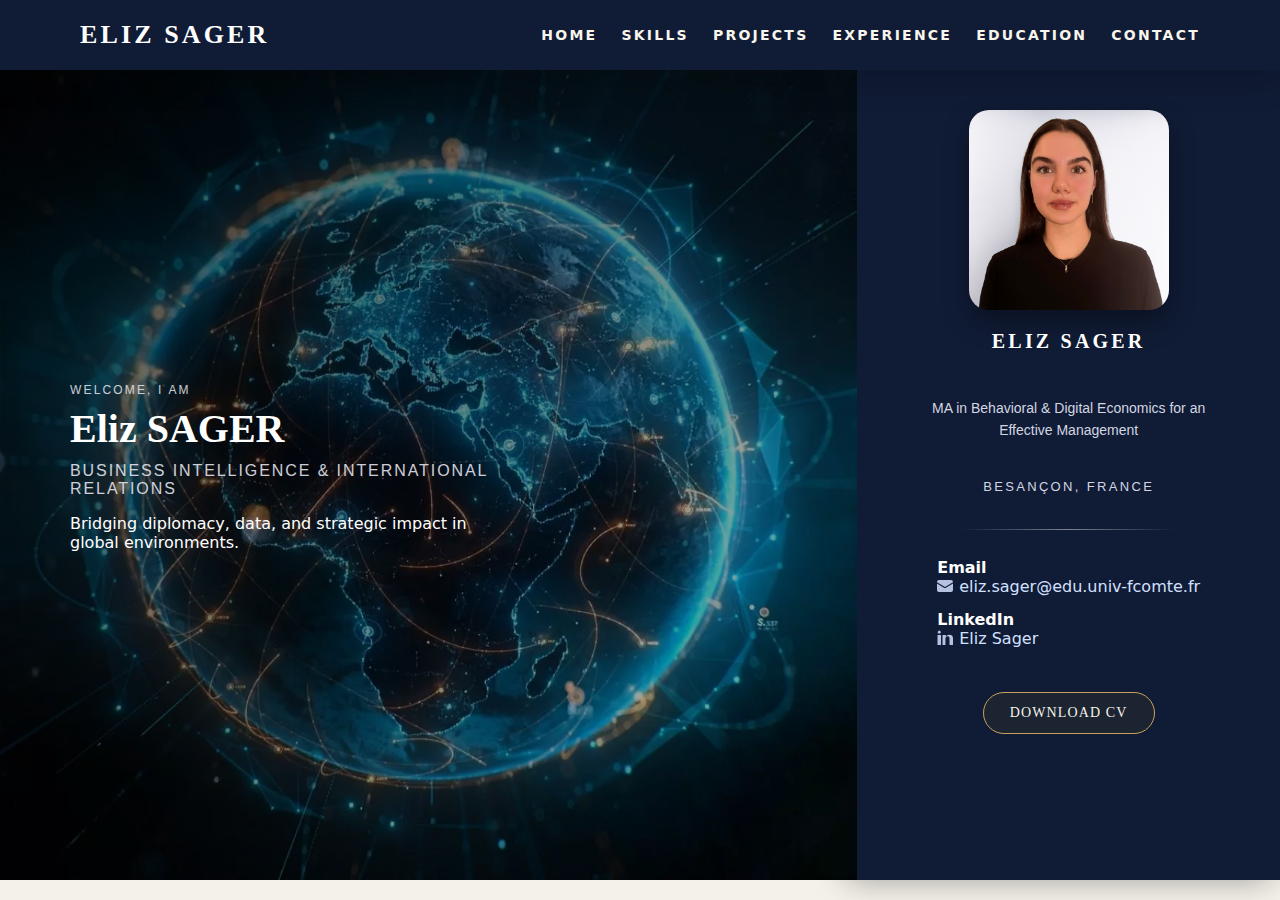
<file: index.html>
<!DOCTYPE html>
<html lang="en">
<head>
    <meta charset="UTF-8">
    <title>Eliz Sager – Business Intelligence & International Relations</title>
    <link rel="stylesheet" href="style.css">
</head>

<body>

<header>
    <h1>ELIZ SAGER</h1>
    <nav class="navbar">
    <a href="index.html" class="nav-link">Home</a>
    <a href="skills.html" class="nav-link">Skills</a>
    <a href="projects.html" class="nav-link">Projects</a>
    <a href="experience.html" class="nav-link">Experience</a>
    <a href="education.html" class="nav-link">Education</a>
    <a href="contact.html" class="nav-link">Contact</a>
</nav>
</header>

<main>

    <!-- HERO STYLE "CONSULTING WIX" -->
    <div class="hero-landing">

        <!-- GLOBE + TEXTE -->
        <div class="hero-visual">
            <div class="hero-overlay fade-in">
                <p class="hero-small">Welcome, I am</p>
                <h2 class="hero-title">Eliz SAGER</h2>
                <p class="hero-subtitle">Business Intelligence & International Relations</p>
                <p class="hero-tagline">
    Bridging diplomacy, data, and strategic impact in global environments.
</p>
            </div>
        </div>

        <!-- SIDEBAR -->
        <aside class="hero-sidebar">

            <img src="photo.jpg" alt="Portrait of Eliz Sager" class="hero-portrait">

            <h3 class="sidebar-name">ELIZ SAGER</h3>

            <p class="sidebar-role">
                MA in Behavioral & Digital Economics for an<br>
                Effective Management
            </p>

            <p class="sidebar-location">Besançon, France</p>

            <div class="sidebar-separator"></div>

            <div class="sidebar-contact">

                <!-- EMAIL -->
                <p>
                    <strong>Email</strong><br>
                    <a class="link-row" href="mailto:eliz.sager@edu.univ-fcomte.fr">
                        <img src="icon-mail.svg" class="icon" alt="">
                        eliz.sager@edu.univ-fcomte.fr
                    </a>
                </p>

                <!-- LINKEDIN -->
                <p>
                    <strong>LinkedIn</strong><br>
                    <a class="link-row" href="https://www.linkedin.com/in/eliz-sager" target="_blank">
                        <img src="icon-linkedin.svg" class="icon" alt="">
                        Eliz Sager
                    </a>
                </p>

            </div>

            <a href="Eliz_Sager_CV.pdf" download class="cv-button">DOWNLOAD CV</a>
        </aside>

    </div>

</main>

</body>
</html>
</file>
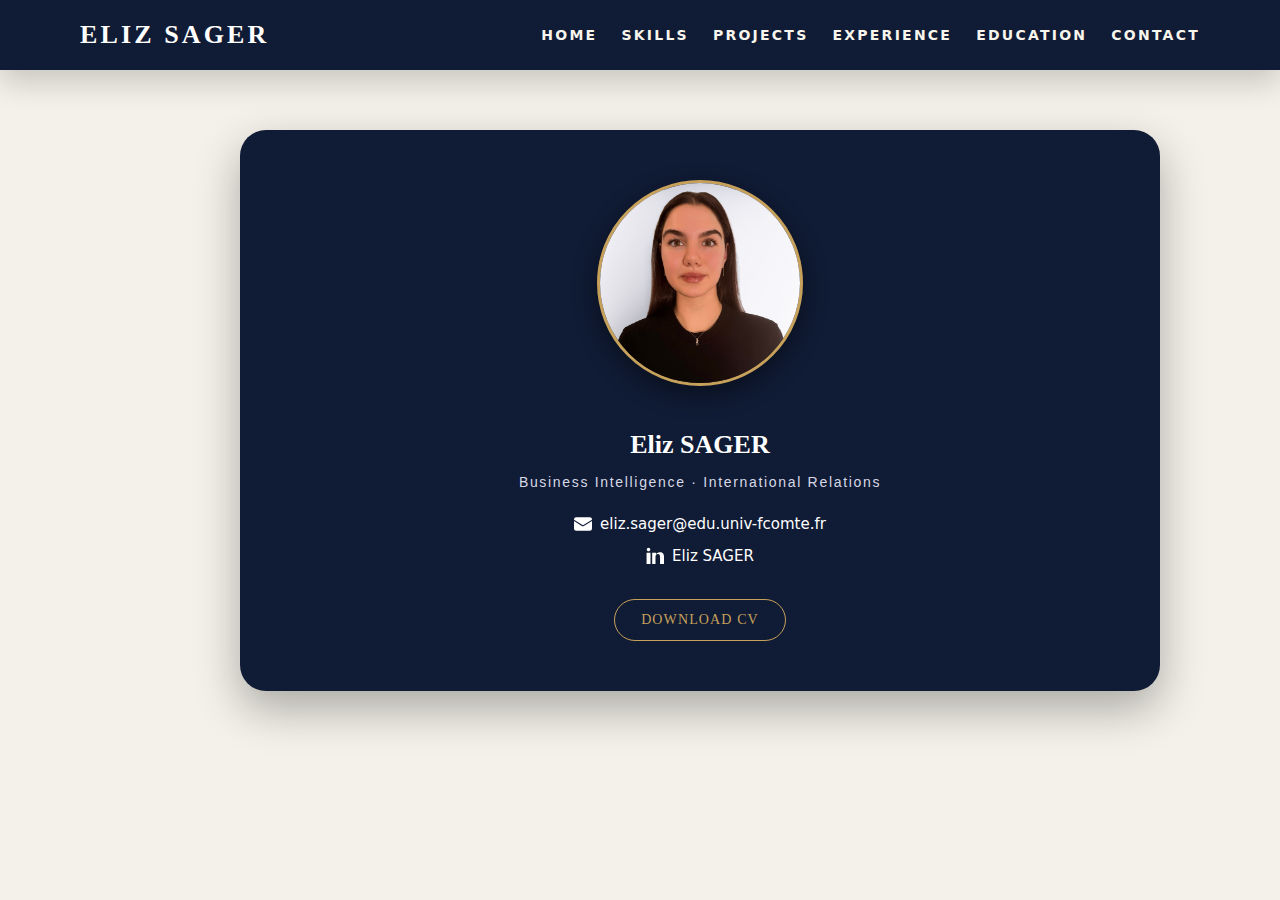
<file: contact.html>
<!DOCTYPE html>
<html lang="en">
<head>
    <meta charset="UTF-8">
    <title>Contact – Eliz Sager</title>
    <link rel="stylesheet" href="style.css">
</head>
    
<script>
    const currentPage = window.location.pathname.split("/").pop();
    document.querySelectorAll(".nav-link").forEach(link => {
        if (link.getAttribute("href") === currentPage) {
            link.classList.add("active");
        }
    });
</script>
    
<body>

<header>
    <h1>ELIZ SAGER</h1>
    <nav class="navbar">
    <a href="index.html" class="nav-link">Home</a>
    <a href="skills.html" class="nav-link">Skills</a>
    <a href="projects.html" class="nav-link">Projects</a>
    <a href="experience.html" class="nav-link">Experience</a>
    <a href="education.html" class="nav-link">Education</a>
    <a href="contact.html" class="nav-link">Contact</a>
</nav>
</header>


<section class="contact-section">

    <div class="contact-card">

        <img src="photo.jpg" class="contact-photo">

        <h2 class="contact-name">Eliz SAGER</h2>
        <p class="contact-role">Business Intelligence · International Relations</p>

        <div class="contact-links">

<div class="contact-info">

    <div class="contact-row">
        <img src="icon-mail.svg" class="contact-icon">
        <a href="mailto:eliz.sager@edu.univ-fcomte.fr">eliz.sager@edu.univ-fcomte.fr</a>
    </div>

    <div class="contact-row">
        <img src="icon-linkedin.svg" class="contact-icon">
        <a href="https://www.linkedin.com/in/eliz-sager" target="_blank">Eliz SAGER</a>
    </div>

    <a href="Eliz_Sager_CV.pdf" class="btn-cv" download>Download CV</a>

</div>

</section>

</body>
</html>
</file>
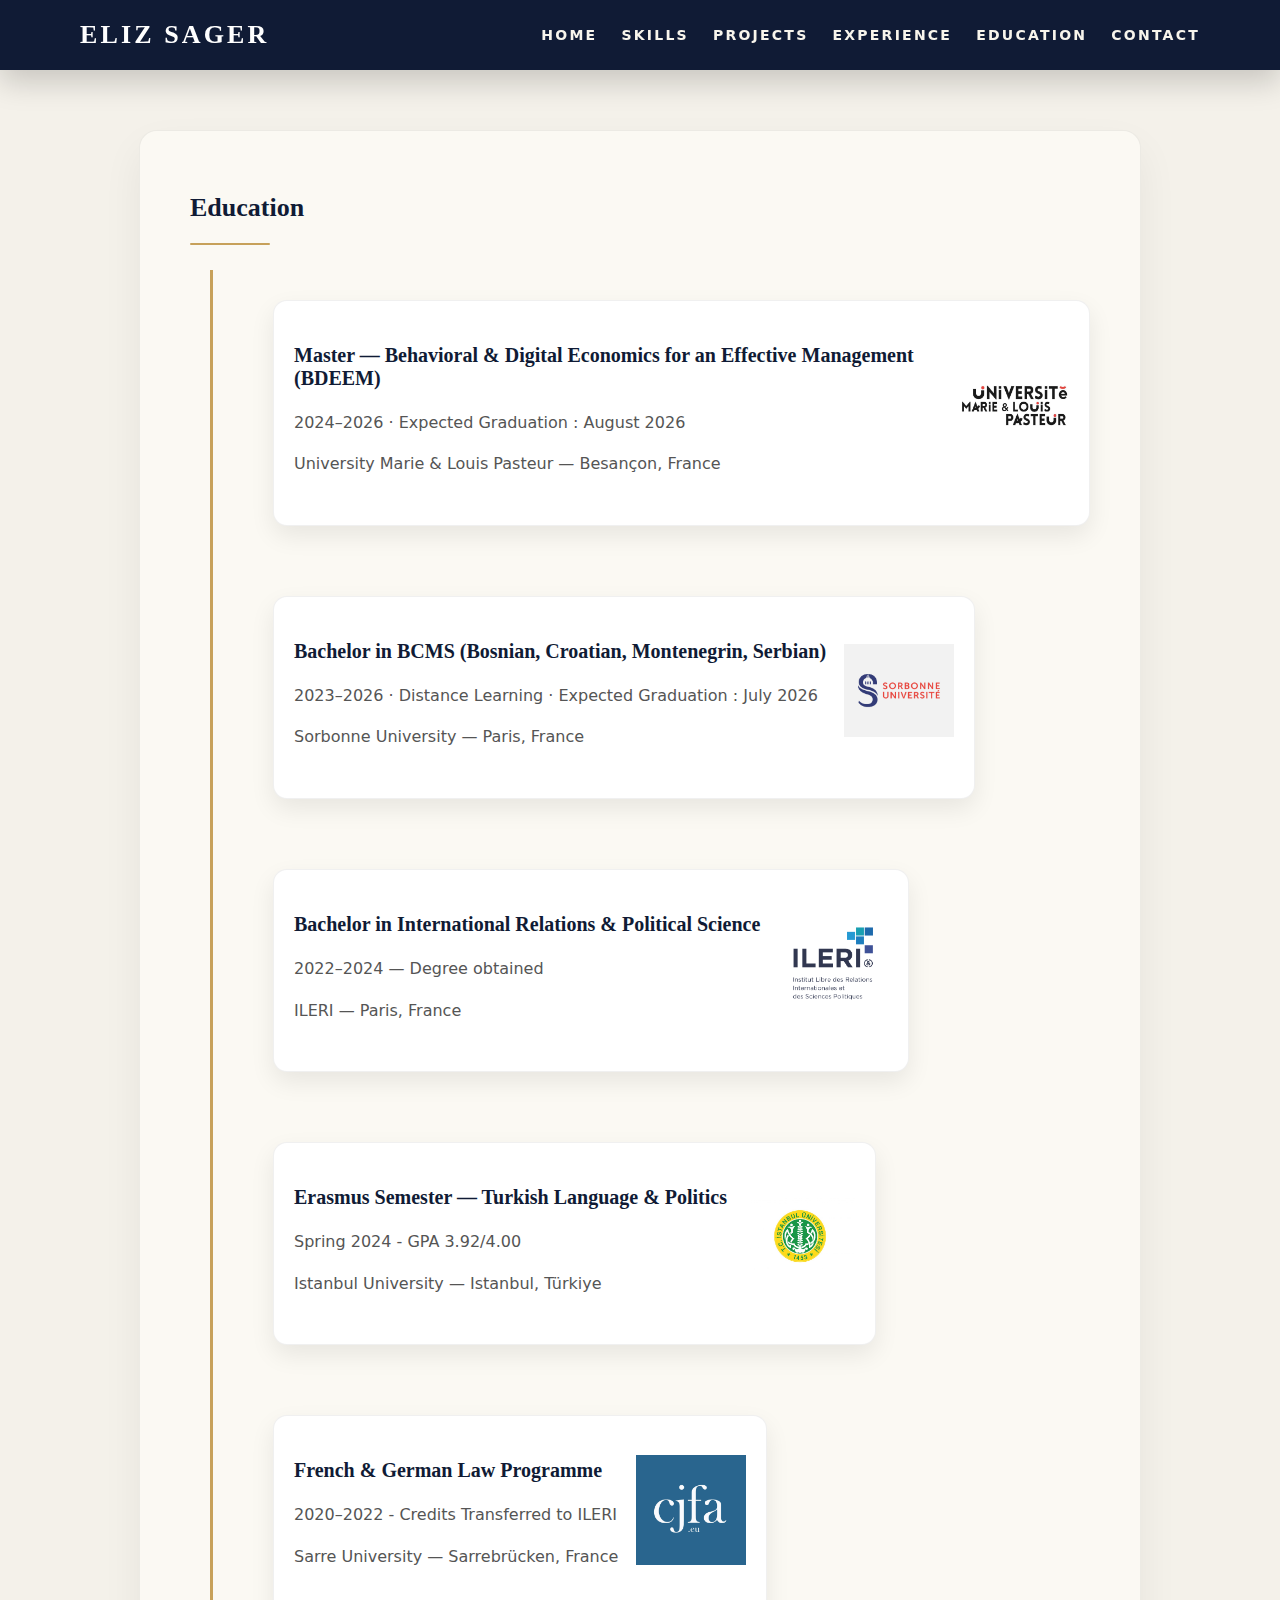
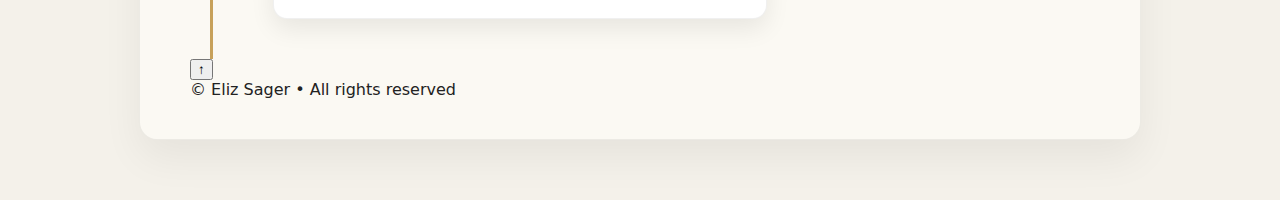
<file: education.html>
<!DOCTYPE html>
<html lang="en">
<head>
    <meta charset="UTF-8">
    <title>Education – Eliz Sager</title>
    <link rel="stylesheet" href="style.css">
</head>
    
<script>
    const currentPage = window.location.pathname.split("/").pop();
    document.querySelectorAll(".nav-link").forEach(link => {
        if (link.getAttribute("href") === currentPage) {
            link.classList.add("active");
        }
    });
</script>
    
<body>

<header>
    <h1>ELIZ SAGER</h1>
   <nav class="navbar">
    <a href="index.html" class="nav-link">Home</a>
    <a href="skills.html" class="nav-link">Skills</a>
    <a href="projects.html" class="nav-link">Projects</a>
    <a href="experience.html" class="nav-link">Experience</a>
    <a href="education.html" class="nav-link">Education</a>
    <a href="contact.html" class="nav-link">Contact</a>
</nav>
</header>


<section class="page-section">

    <h2>Education</h2>
    <div class="section-divider"></div>

    <div class="timeline">

        <div class="timeline-line"></div>

        <!-- MASTER BDEEM -->
        <div class="timeline-item">
            <div class="timeline-dot"></div>

            <div class="exp-card">
                <div class="exp-header">
                    <div>
                        <h3>Master — Behavioral & Digital Economics for an Effective Management (BDEEM)</h3>
                        <p class="exp-date">2024–2026 · Expected Graduation : August 2026</p>
                        <p class="exp-location">University Marie & Louis Pasteur — Besançon, France</p>
                    </div>
                    <img src="umlp.jpg" class="edu-logo">
                </div>
            </div>
        </div>

        <!-- BACHELOR BCMS -->
        <div class="timeline-item">
            <div class="timeline-dot"></div>

            <div class="exp-card">
                <div class="exp-header">
                    <div>
                        <h3>Bachelor in BCMS (Bosnian, Croatian, Montenegrin, Serbian)</h3>
                        <p class="exp-date">2023–2026 · Distance Learning · Expected Graduation : July 2026 </p>
                        <p class="exp-location">Sorbonne University — Paris, France</p>
                    </div>
                    <img src="sorbonne.jpg" class="edu-logo">
                </div>
            </div>
        </div>

        <!-- ILERI -->
        <div class="timeline-item">
            <div class="timeline-dot"></div>

            <div class="exp-card">
                <div class="exp-header">
                    <div>
                        <h3>Bachelor in International Relations & Political Science </h3>
                        <p class="exp-date">2022–2024 — Degree obtained</p>
                        <p class="exp-location">ILERI — Paris, France</p>
                    </div>
                    <img src="ileri.png" class="edu-logo">
                </div>
            </div>
        </div>

        <!-- ERASMUS ISTANBUL UNIVERSITY -->
        <div class="timeline-item">
            <div class="timeline-dot"></div>

            <div class="exp-card">
                <div class="exp-header">
                    <div>
                        <h3>Erasmus Semester — Turkish Language & Politics</h3>
                        <p class="exp-date">Spring 2024 - GPA 3.92/4.00</p>
                        <p class="exp-location">Istanbul University — Istanbul, Türkiye</p>
                    </div>
                    <img src="IU.jpg" class="edu-logo">
                </div>
            </div>
        </div>

        <!-- FRENCH & GERMAN LAW -->
        <div class="timeline-item">
            <div class="timeline-dot"></div>

            <div class="exp-card">
                <div class="exp-header">
                    <div>
                        <h3>French & German Law Programme </h3>
                        <p class="exp-date">2020–2022 - Credits Transferred to ILERI</p>
                        <p class="exp-location">Sarre University — Sarrebrücken, France</p>
                    </div>
                    <img src="CJFA.png" class="edu-logo">
                </div>
            </div>
        </div>

    </div>

<!-- Back to Top Button -->
<button id="backToTop" title="Back to top">↑</button>

<script>
    const backToTop = document.getElementById("backToTop");

    window.addEventListener("scroll", () => {
        if (window.scrollY > 200) {   // apparition après scroll de 200px
            backToTop.style.opacity = "1";
            backToTop.style.pointerEvents = "auto";
        } else {
            backToTop.style.opacity = "0";
            backToTop.style.pointerEvents = "none";
        }
    });

    backToTop.addEventListener("click", () => {
        window.scrollTo({
            top: 0,
            behavior: "smooth"
        });
    });
</script>
</body>
</html>

<footer class="site-footer">
    © Eliz Sager • All rights reserved
</footer>
</body>
</html>
</file>
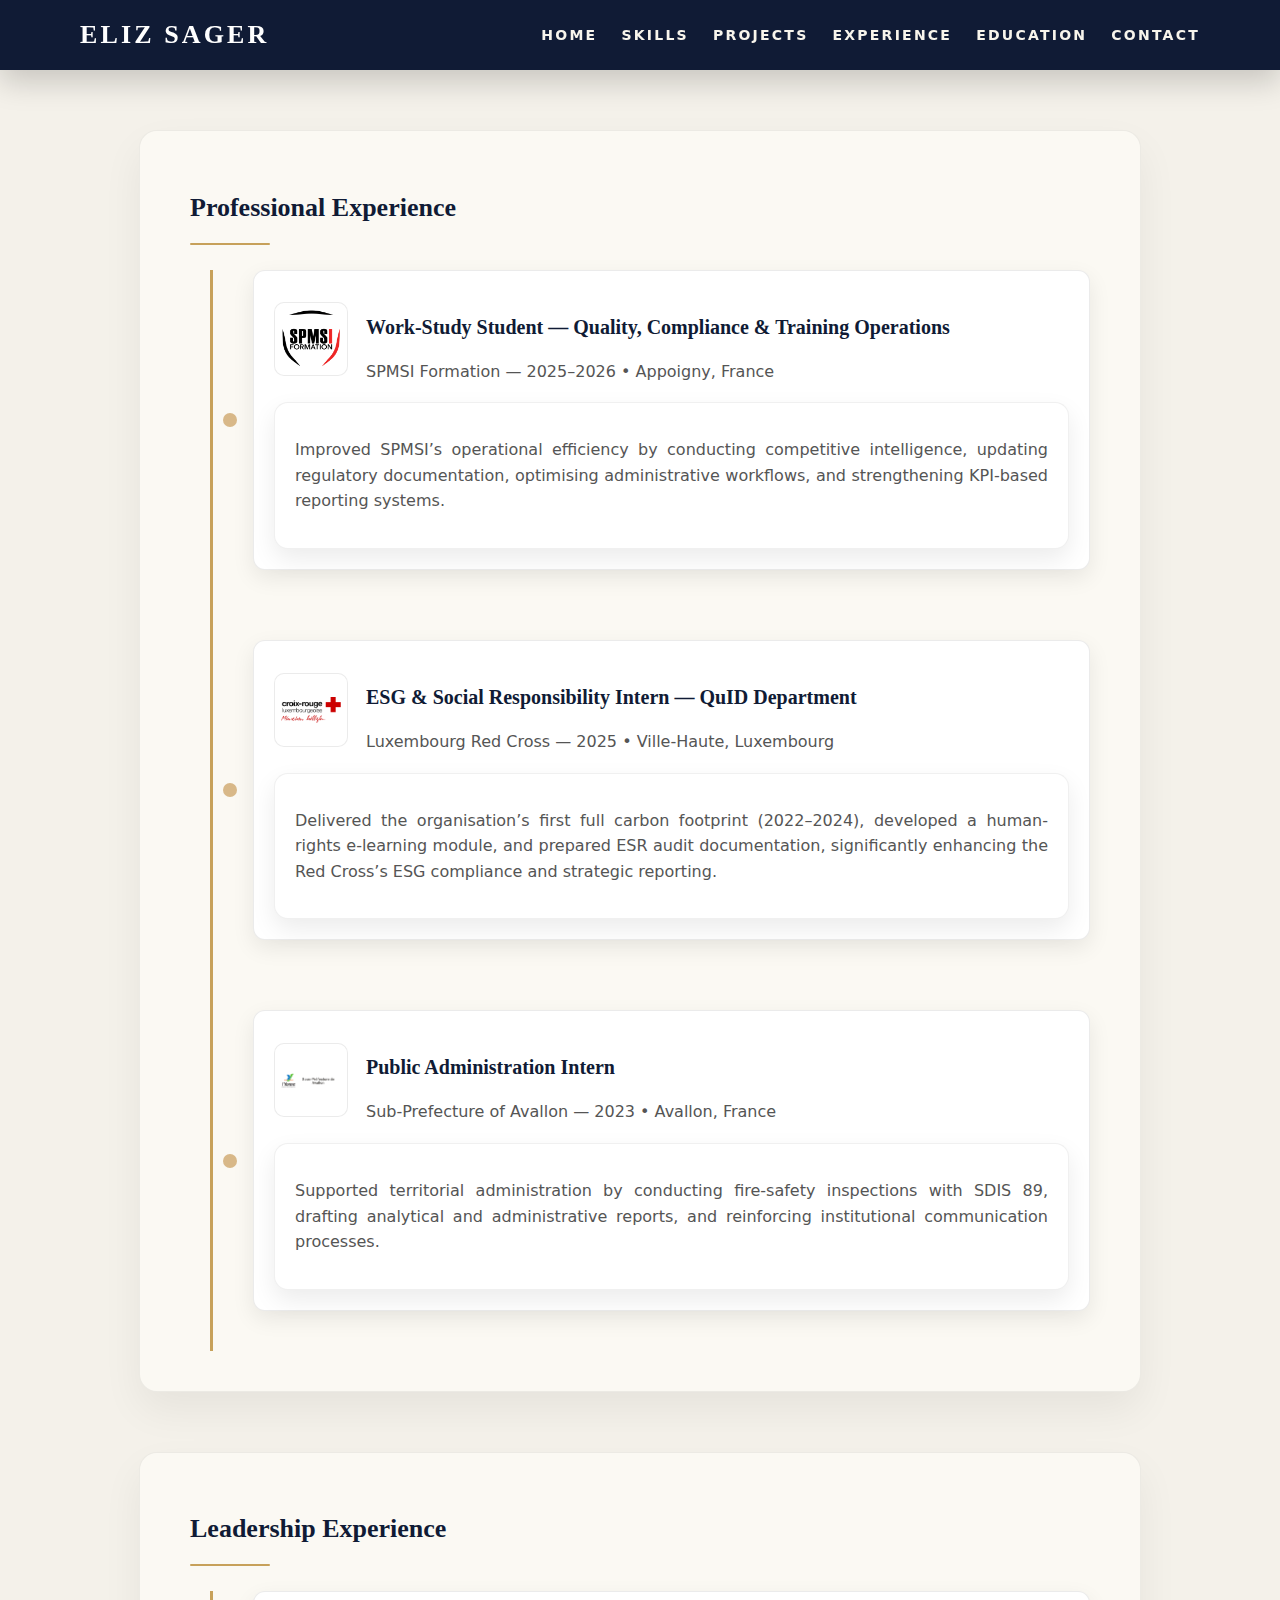
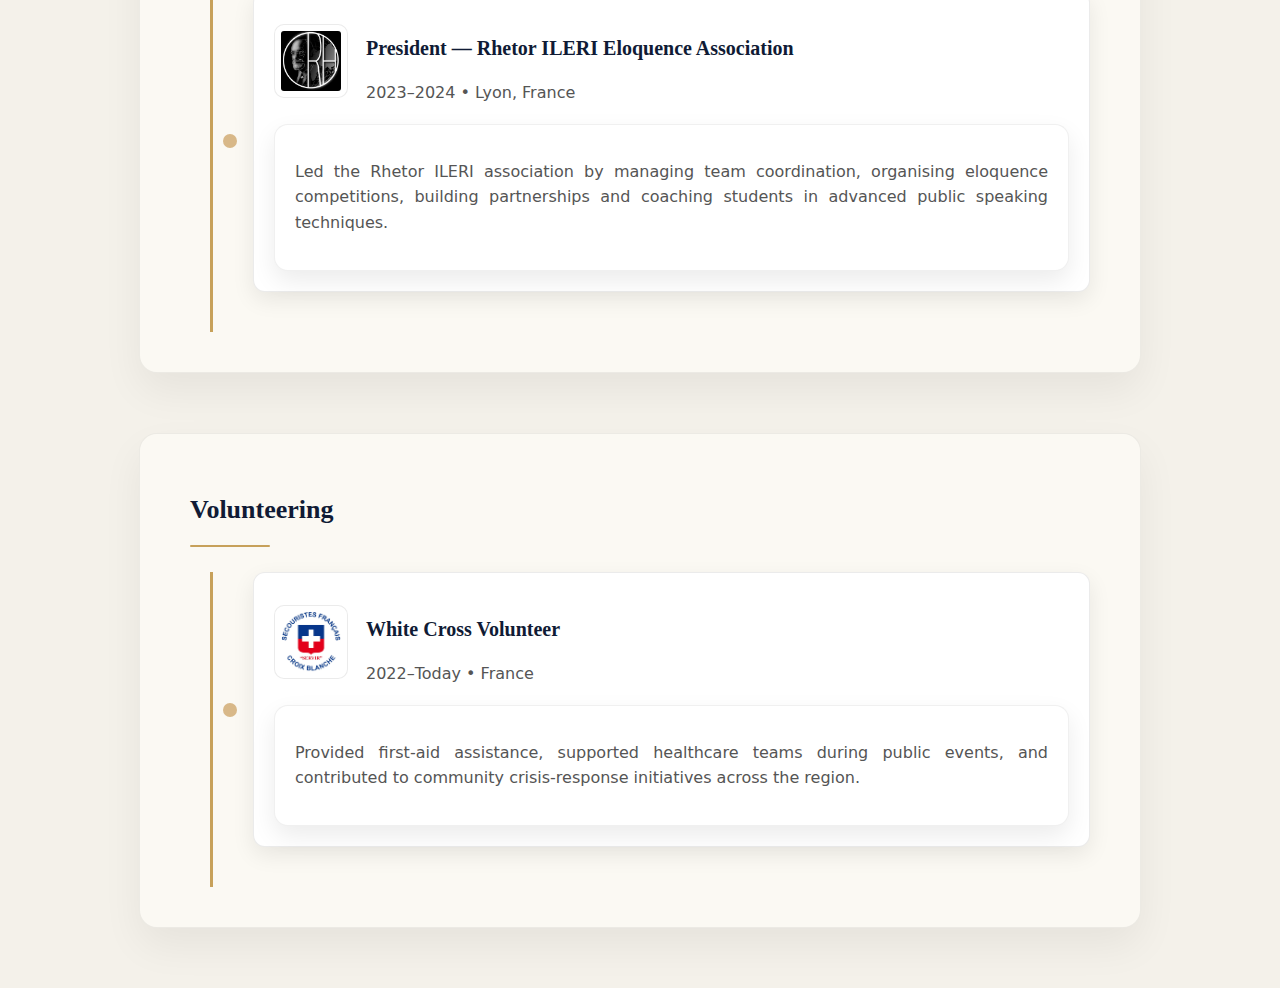
<file: experience.html>
<!DOCTYPE html>
<html lang="en">
<head>
    <meta charset="UTF-8">
    <title>Experience – Eliz Sager</title>
    <link rel="stylesheet" href="style.css">
</head>
    
<script>
    const currentPage = window.location.pathname.split("/").pop();
    document.querySelectorAll(".nav-link").forEach(link => {
        if (link.getAttribute("href") === currentPage) {
            link.classList.add("active");
        }
    });
</script>
    
<body>

<header>
    <h1>ELIZ SAGER</h1>
    <nav class="navbar">
    <a href="index.html" class="nav-link">Home</a>
    <a href="skills.html" class="nav-link">Skills</a>
    <a href="projects.html" class="nav-link">Projects</a>
    <a href="experience.html" class="nav-link">Experience</a>
    <a href="education.html" class="nav-link">Education</a>
    <a href="contact.html" class="nav-link">Contact</a>
</nav>
</header>


<!-- PAGE TITLE -->
<section class="page-section">
    <h2>Professional Experience</h2>
    <div class="section-divider"></div>

    <div class="timeline">

        <!-- SPMSI -->
        <div class="timeline-item">
            <div class="timeline-marker"></div>
            <div class="timeline-content">
                <div class="exp-header">
                    <img src="spmsi.png" class="exp-logo">
                    <div>
                        <h3>Work-Study Student — Quality, Compliance & Training Operations</h3>
                        <p class="exp-org">SPMSI Formation — 2025–2026 • Appoigny, France</p>
                    </div>
                </div>

                <div class="exp-card">
                    <p>
                        Improved SPMSI’s operational efficiency by conducting competitive intelligence,
                        updating regulatory documentation, optimising administrative workflows,
                        and strengthening KPI-based reporting systems.
                    </p>
                </div>
            </div>
        </div>

        <!-- CROIX ROUGE -->
        <div class="timeline-item">
            <div class="timeline-marker"></div>
            <div class="timeline-content">
                <div class="exp-header">
                    <img src="crl.png" class="exp-logo">
                    <div>
                        <h3>ESG & Social Responsibility Intern — QuID Department</h3>
                        <p class="exp-org">Luxembourg Red Cross — 2025 • Ville-Haute, Luxembourg</p>
                    </div>
                </div>

                <div class="exp-card">
                    <p>
                        Delivered the organisation’s first full carbon footprint (2022–2024),
                        developed a human-rights e-learning module, and prepared ESR audit documentation,
                        significantly enhancing the Red Cross’s ESG compliance and strategic reporting.
                    </p>
                </div>
            </div>
        </div>

        <!-- PREFECTURE -->
        <div class="timeline-item">
            <div class="timeline-marker"></div>
            <div class="timeline-content">
                <div class="exp-header">
                    <img src="sp.png" class="exp-logo">
                    <div>
                        <h3>Public Administration Intern</h3>
                        <p class="exp-org">Sub-Prefecture of Avallon — 2023 • Avallon, France</p>
                    </div>
                </div>

                <div class="exp-card">
                    <p>
                        Supported territorial administration by conducting fire-safety inspections with SDIS 89,
                        drafting analytical and administrative reports, and reinforcing institutional communication processes.
                    </p>
                </div>
            </div>
        </div>

    </div>
</section>


<!-- LEADERSHIP -->
<section class="page-section">
    <h2>Leadership Experience</h2>
    <div class="section-divider"></div>

    <div class="timeline">

        <div class="timeline-item">
            <div class="timeline-marker"></div>
            <div class="timeline-content">
                <div class="exp-header">
                    <img src="rhetor.jpeg" class="exp-logo">
                    <div>
                        <h3>President — Rhetor ILERI Eloquence Association</h3>
                        <p class="exp-org">2023–2024 • Lyon, France</p>
                    </div>
                </div>

                <div class="exp-card">
                    <p>
                        Led the Rhetor ILERI association by managing team coordination, organising eloquence competitions,
                        building partnerships and coaching students in advanced public speaking techniques.
                    </p>
                </div>
            </div>
        </div>

    </div>
</section>


<!-- VOLUNTEERING -->
<section class="page-section">
    <h2>Volunteering</h2>
    <div class="section-divider"></div>

    <div class="timeline">

        <div class="timeline-item">
            <div class="timeline-marker"></div>
            <div class="timeline-content">
                <div class="exp-header">
                    <img src="Croix-Blanche.jpg" class="exp-logo">
                    <div>
                        <h3>White Cross Volunteer</h3>
                        <p class="exp-org">2022–Today • France</p>
                    </div>
                </div>

                <div class="exp-card">
                    <p>
                        Provided first-aid assistance, supported healthcare teams during public events,
                        and contributed to community crisis-response initiatives across the region.
                    </p>
                </div>
            </div>
        </div>

    </div>
</section>


</body>
</html>
</file>
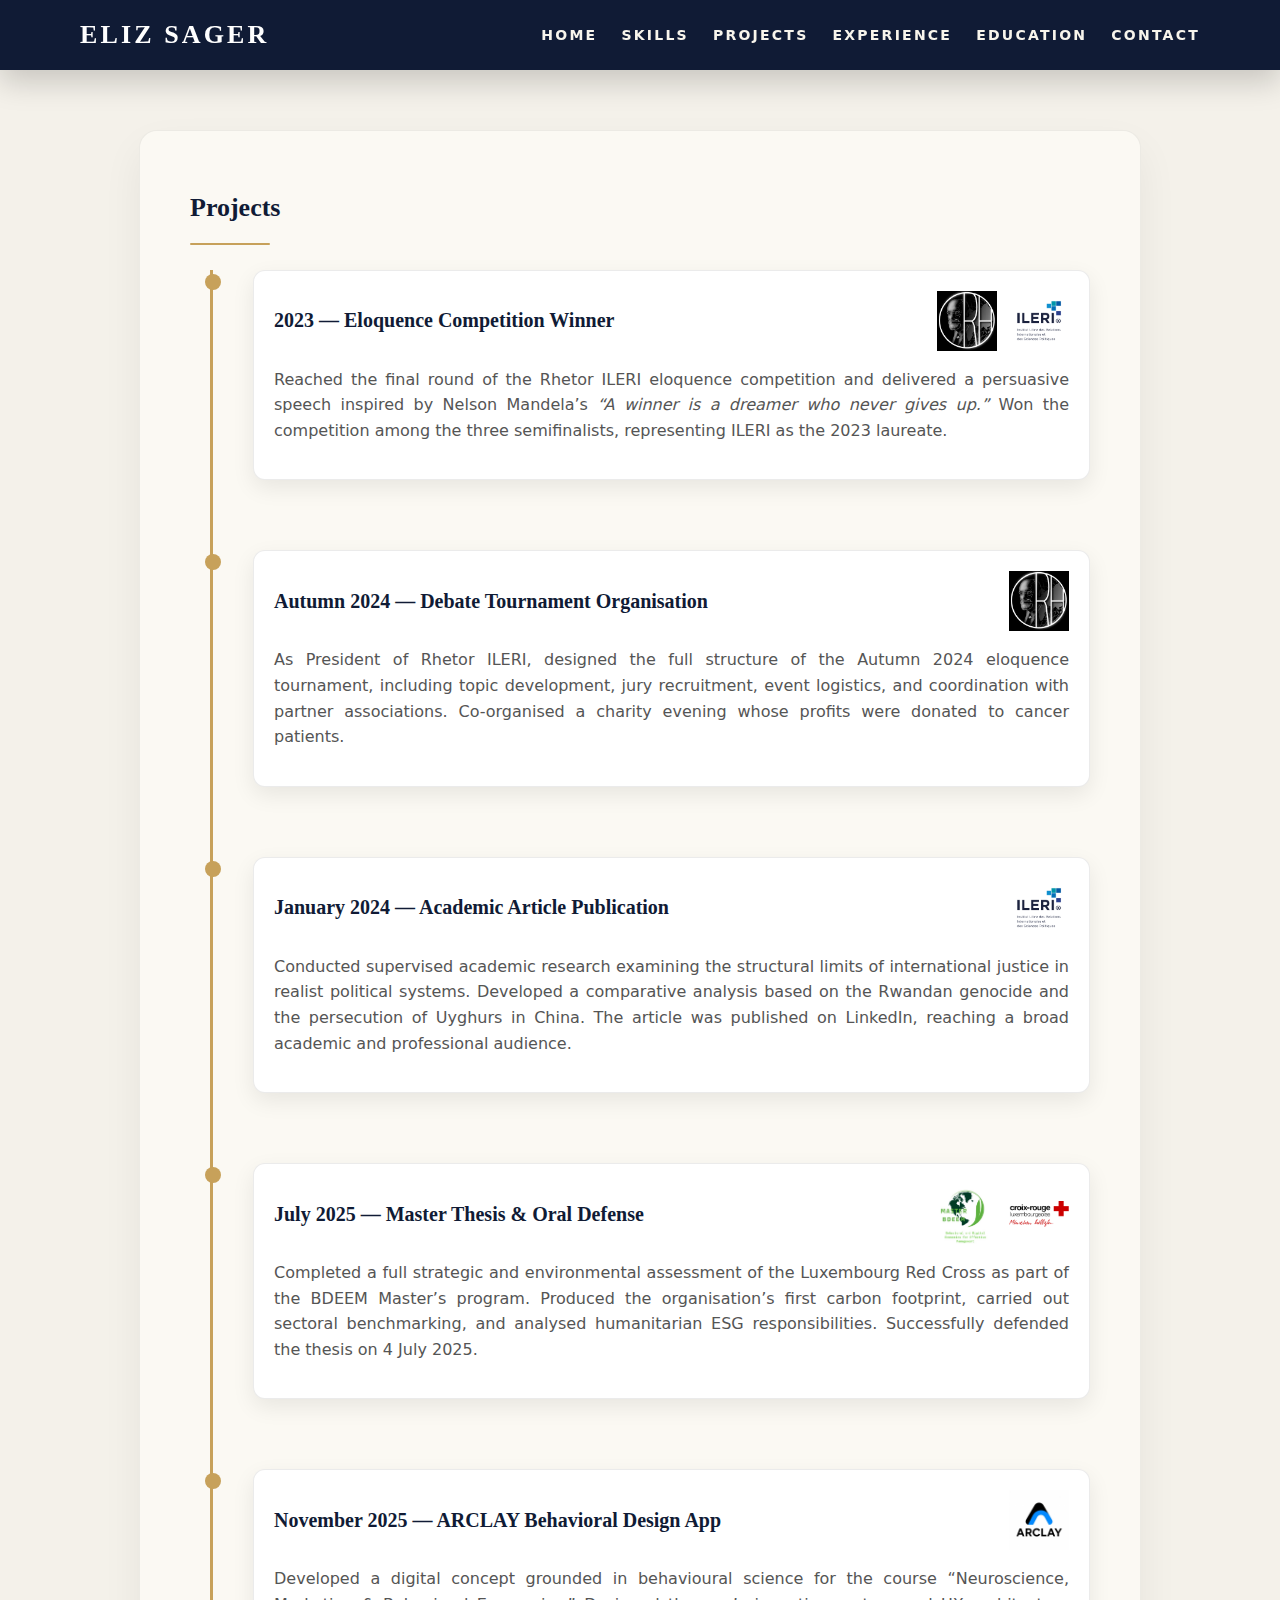
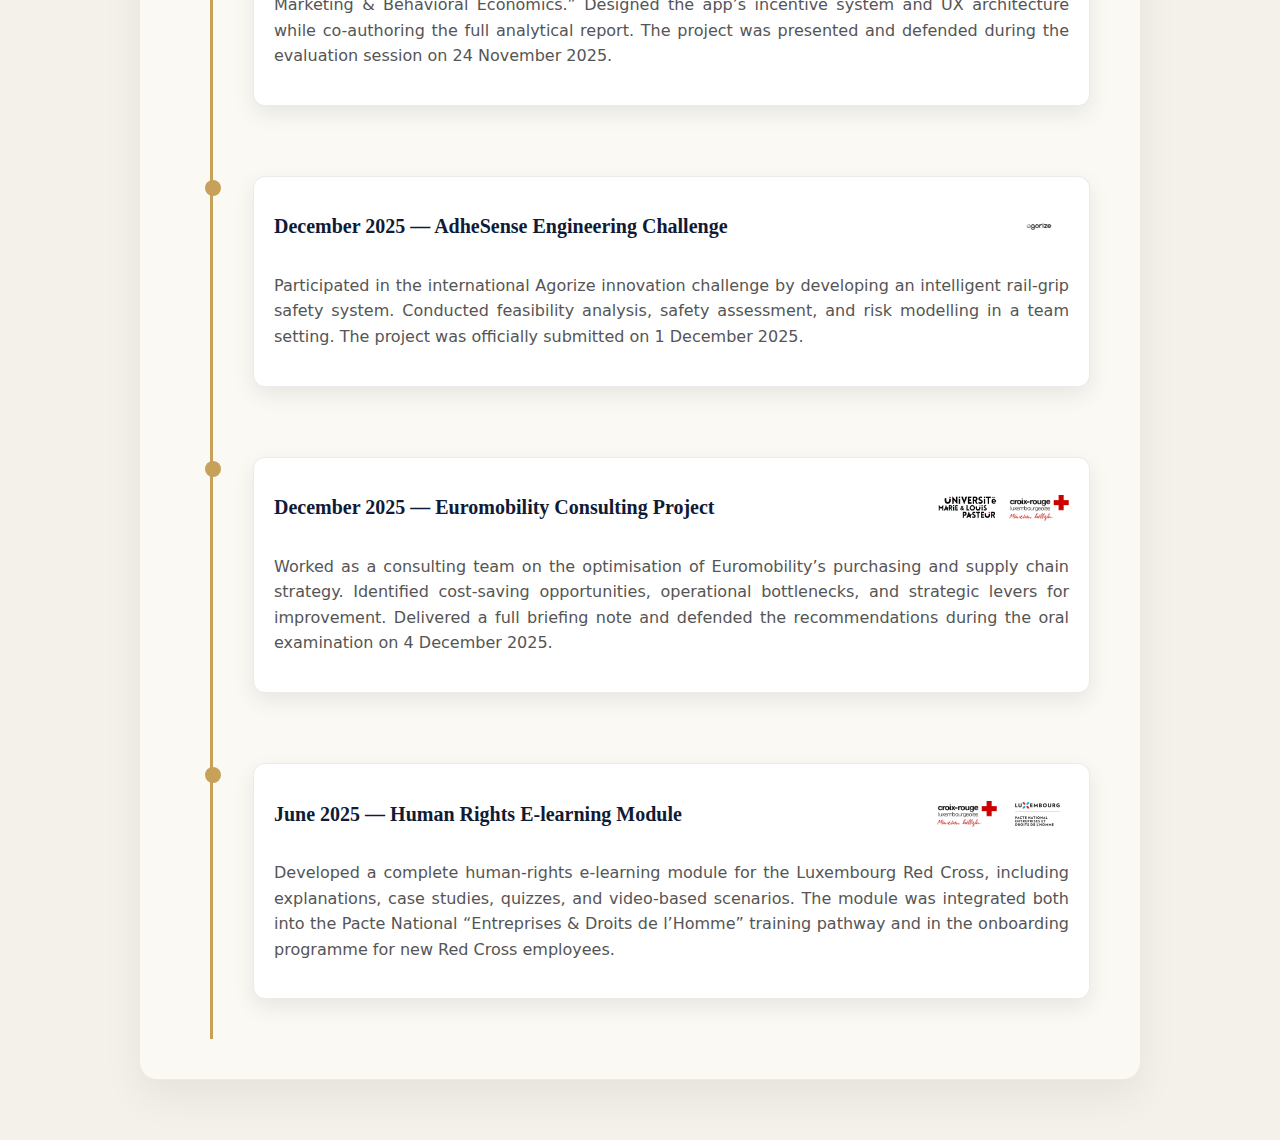
<file: projects.html>
<!DOCTYPE html>
<html lang="en">

<head>
    <meta charset="UTF-8">
    <title>Projects – Eliz Sager</title>
    <link rel="stylesheet" href="style.css">
</head>
    
<script>
    const currentPage = window.location.pathname.split("/").pop();
    document.querySelectorAll(".nav-link").forEach(link => {
        if (link.getAttribute("href") === currentPage) {
            link.classList.add("active");
        }
    });
</script>
    
<body>

<header>
    <h1>ELIZ SAGER</h1>
    <nav class="navbar">
    <a href="index.html" class="nav-link">Home</a>
    <a href="skills.html" class="nav-link">Skills</a>
    <a href="projects.html" class="nav-link">Projects</a>
    <a href="experience.html" class="nav-link">Experience</a>
    <a href="education.html" class="nav-link">Education</a>
    <a href="contact.html" class="nav-link">Contact</a>
</nav>
</header>

<section class="page-section">
    <h2>Projects</h2>
    <div class="section-divider"></div>

    <div class="timeline">
        
        <!-- PROJECT 1 — ELOQUENCE WIN -->
        <div class="timeline-item">
            <div class="dot"></div>
            <div class="timeline-content">

                <div class="project-header">
                    <h3>2023 — Eloquence Competition Winner</h3>
                    <img src="rhetor.jpeg" class="project-logo">
                    <img src="ileri.png" class="project-logo">
                </div>

                <p>
                    Reached the final round of the Rhetor ILERI eloquence competition and delivered a persuasive speech inspired by Nelson Mandela’s 
                    <em>“A winner is a dreamer who never gives up.”</em>  
                    Won the competition among the three semifinalists, representing ILERI as the 2023 laureate.
                </p>

            </div>
        </div>

        <!-- PROJECT 2 — ELOQUENCE ORGANISATION -->
        <div class="timeline-item">
            <div class="dot"></div>
            <div class="timeline-content">

                <div class="project-header">
                    <h3>Autumn 2024 — Debate Tournament Organisation</h3>
                    <img src="rhetor.jpeg" class="project-logo">
                </div>

                <p>
                    As President of Rhetor ILERI, designed the full structure of the Autumn 2024 eloquence tournament, including topic development, jury recruitment, event logistics, and coordination with partner associations.  
                    Co-organised a charity evening whose profits were donated to cancer patients.
                </p>

            </div>
        </div>

        <!-- PROJECT 3 — ACADEMIC ARTICLE -->
        <div class="timeline-item">
            <div class="dot"></div>
            <div class="timeline-content">

                <div class="project-header">
                    <h3>January 2024 — Academic Article Publication</h3>
                    <img src="ileri.png" class="project-logo">
                </div>

                <p>
                    Conducted supervised academic research examining the structural limits of international justice in realist political systems.  
                    Developed a comparative analysis based on the Rwandan genocide and the persecution of Uyghurs in China.  
                    The article was published on LinkedIn, reaching a broad academic and professional audience.
                </p>

            </div>
        </div>

        <!-- PROJECT 4 — MASTER THESIS -->
        <div class="timeline-item">
            <div class="dot"></div>
            <div class="timeline-content">

                <div class="project-header">
                    <h3>July 2025 — Master Thesis & Oral Defense</h3>
                    <img src="logo-BDEEM.jpeg" class="project-logo">
                    <img src="crl.png" class="project-logo">
                </div>

                <p>
                    Completed a full strategic and environmental assessment of the Luxembourg Red Cross as part of the BDEEM Master’s program.  
                    Produced the organisation’s first carbon footprint, carried out sectoral benchmarking, and analysed humanitarian ESG responsibilities.  
                    Successfully defended the thesis on 4 July 2025.
                </p>

            </div>
        </div>

        <!-- PROJECT 5 — ARCLAY -->
        <div class="timeline-item">
            <div class="dot"></div>
            <div class="timeline-content">

                <div class="project-header">
                    <h3>November 2025 — ARCLAY Behavioral Design App</h3>
                    <img src="arclay.jpeg" class="project-logo">
                </div>

                <p>
                    Developed a digital concept grounded in behavioural science for the course “Neuroscience, Marketing & Behavioral Economics.”  
                    Designed the app’s incentive system and UX architecture while co-authoring the full analytical report.  
                    The project was presented and defended during the evaluation session on 24 November 2025.
                </p>

            </div>
        </div>

        <!-- PROJECT 6 — AGORIZE -->
        <div class="timeline-item">
            <div class="dot"></div>
            <div class="timeline-content">

                <div class="project-header">
                    <h3>December 2025 — AdheSense Engineering Challenge</h3>
                    <img src="agorize.jpg" class="project-logo">
                </div>

                <p>
                    Participated in the international Agorize innovation challenge by developing an intelligent rail-grip safety system.  
                    Conducted feasibility analysis, safety assessment, and risk modelling in a team setting.  
                    The project was officially submitted on 1 December 2025.
                </p>

            </div>
        </div>

        <!-- PROJECT 7 — EUROMOBILITY -->
        <div class="timeline-item">
            <div class="dot"></div>
            <div class="timeline-content">

                <div class="project-header">
                    <h3>December 2025 — Euromobility Consulting Project</h3>
                    <img src="umlp.jpg" class="project-logo">
                    <img src="crl.png" class="project-logo">
                </div>

                <p>
                    Worked as a consulting team on the optimisation of Euromobility’s purchasing and supply chain strategy.  
                    Identified cost-saving opportunities, operational bottlenecks, and strategic levers for improvement.  
                    Delivered a full briefing note and defended the recommendations during the oral examination on 4 December 2025.
                </p>

            </div>
        </div>

        <!-- PROJECT 8 — HUMAN RIGHTS E-LEARNING -->
        <div class="timeline-item">
            <div class="dot"></div>
            <div class="timeline-content">

                <div class="project-header">
                    <h3>June 2025 — Human Rights E-learning Module</h3>
                    <img src="crl.png" class="project-logo">
                    <img src="pacte.jpg" class="project-logo">
                </div>

                <p>
                    Developed a complete human-rights e-learning module for the Luxembourg Red Cross, including explanations, case studies, quizzes, and video-based scenarios.  
                    The module was integrated both into the Pacte National “Entreprises & Droits de l’Homme” training pathway and in the onboarding programme for new Red Cross employees.
                </p>

            </div>
        </div>

    </div>
</section>

</body>
</html>
</file>
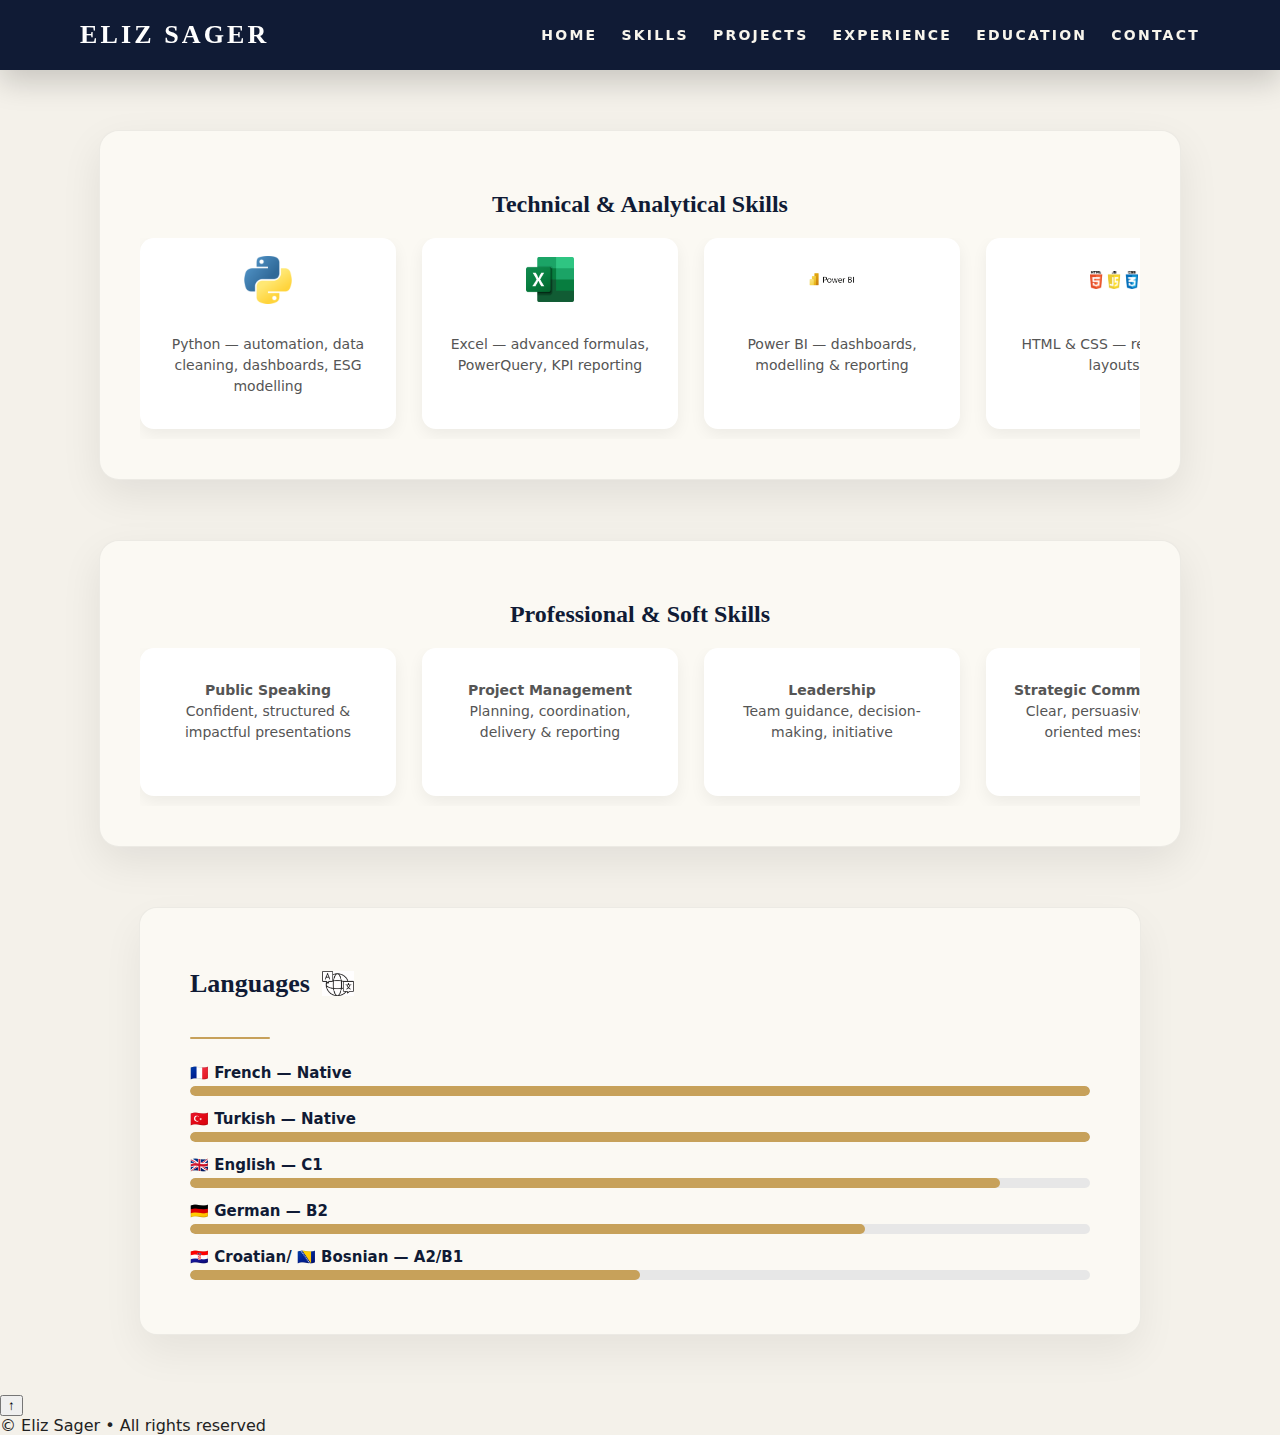
<file: skills.html>
<!DOCTYPE html>
<html lang="en">
<head>
    <meta charset="UTF-8">
    <title>Skills – Eliz Sager</title>
    <link rel="stylesheet" href="style.css">
</head>
    
<script>
    const currentPage = window.location.pathname.split("/").pop();
    document.querySelectorAll(".nav-link").forEach(link => {
        if (link.getAttribute("href") === currentPage) {
            link.classList.add("active");
        }
    });
</script>
    
<body>

<header>
    <h1>ELIZ SAGER</h1>
   <nav class="navbar">
    <a href="index.html" class="nav-link">Home</a>
    <a href="skills.html" class="nav-link">Skills</a>
    <a href="projects.html" class="nav-link">Projects</a>
    <a href="experience.html" class="nav-link">Experience</a>
    <a href="education.html" class="nav-link">Education</a>
    <a href="contact.html" class="nav-link">Contact</a>
</nav>
</header>


<!-- TECHNICAL SKILLS -->
<section class="skills-section">
    <h2>Technical & Analytical Skills</h2>

    <div class="skills-grid">
        <div class="skill-card">
            <img src="python.png" alt="Python">
            <p>Python — automation, data cleaning, dashboards, ESG modelling</p>
        </div>

        <div class="skill-card">
            <img src="excel.png" alt="Excel">
            <p>Excel — advanced formulas, PowerQuery, KPI reporting</p>
        </div>

        <div class="skill-card">
            <img src="powerBI.jpg" alt="Power BI">
            <p>Power BI — dashboards, modelling & reporting</p>
        </div>

        <div class="skill-card">
            <img src="html.png" alt="HTML CSS">
            <p>HTML & CSS — responsive layouts</p>
        </div>

        <div class="skill-card">
            <img src="microsoftoffice.jpg" alt="Office">
            <p>Microsoft Office — Word, PowerPoint, Outlook</p>
        </div>

        <div class="skill-card">
            <img src="canva.png" alt="Canva">
            <p>Canva — content creation & visual communication</p>
        </div>
    </div>
</section>


<!-- PROFESSIONAL SKILLS (NEW) -->
<section class="skills-section">
    <h2>Professional & Soft Skills</h2>

    <div class="skills-grid">
        <div class="skill-card">
            <p><strong>Public Speaking</strong><br>Confident, structured & impactful presentations</p>
        </div>

        <div class="skill-card">
            <p><strong>Project Management</strong><br>Planning, coordination, delivery & reporting</p>
        </div>

        <div class="skill-card">
            <p><strong>Leadership</strong><br>Team guidance, decision-making, initiative</p>
        </div>

        <div class="skill-card">
            <p><strong>Strategic Communication</strong><br>Clear, persuasive & goal-oriented messaging</p>
        </div>

        <div class="skill-card">
            <p><strong>Research & Academic Writing</strong><br>Methodology, synthesis, structured analysis</p>
        </div>

        <div class="skill-card">
            <p><strong>Problem Solving</strong><br>Analytical thinking & solution-driven approach</p>
        </div>
    </div>
</section>


<!-- LANGUAGES -->
<section class="page-section">
    <div class="language-title">
        <h2>Languages</h2>
        <img src="icon-language.png" class="language-icon-small">
    </div>

    <div class="section-divider"></div>

    <div class="lang-group">

        <span class="lang-title">🇫🇷 French — Native</span>
        <div class="lang-bar"><div class="fill" style="width: 100%;"></div></div>

        <span class="lang-title">🇹🇷 Turkish — Native</span>
        <div class="lang-bar"><div class="fill" style="width: 100%;"></div></div>

        <span class="lang-title">🇬🇧 English — C1</span>
        <div class="lang-bar"><div class="fill" style="width: 90%;"></div></div>

        <span class="lang-title">🇩🇪 German — B2</span>
        <div class="lang-bar"><div class="fill" style="width: 75%;"></div></div>

        <span class="lang-title">🇭🇷 Croatian/ 🇧🇦 Bosnian — A2/B1</span>
        <div class="lang-bar"><div class="fill" style="width: 50%;"></div></div>

    </div>
</section>
<!-- Back to Top Button -->
<button id="backToTop" title="Back to top">↑</button>

<script>
    const backToTop = document.getElementById("backToTop");

    window.addEventListener("scroll", () => {
        if (window.scrollY > 200) {   // apparition après scroll de 200px
            backToTop.style.opacity = "1";
            backToTop.style.pointerEvents = "auto";
        } else {
            backToTop.style.opacity = "0";
            backToTop.style.pointerEvents = "none";
        }
    });

    backToTop.addEventListener("click", () => {
        window.scrollTo({
            top: 0,
            behavior: "smooth"
        });
    });
</script>
</body>
</html>

<footer class="site-footer">
    © Eliz Sager • All rights reserved
</footer>
</body>
</html>
</file>
<file: style.css>
/* ------------------------------------------------------
   PALETTE OLD MONEY PREMIUM
------------------------------------------------------- */
:root {
    --bg: #f4f1ea;           
    --bg-soft: #fbf9f3;      
    --gold: #c7a15a;         
    --text-main: #222222;
    --text-soft: #555555;
    --midnight: #101b35;     /* bleu nuit */
}

/* ------------------------------------------------------
   TYPOGRAPHIE GLOBALE — OLD MONEY + CONSULTING
------------------------------------------------------- */
body {
    font-family: "Inter", system-ui, -apple-system, BlinkMacSystemFont, sans-serif;
    margin: 0;
    background-color: var(--bg);
    color: var(--text-main);
}

h1, h2, h3, h4 {
    font-family: "Georgia", "Times New Roman", serif;
    color: var(--midnight);
}

header h1,
.hero-title {
    color: white !important;
}

.hero-small,
.hero-subtitle {
    font-family: "Inter", sans-serif;
    color: #e8e8f2;
}

.sidebar-name {
    font-family: "Georgia", serif;
    color: white;
}

.sidebar-role,
.sidebar-location {
    font-family: "Inter", sans-serif;
    color: #d2d6e2;
}

/* ------------------------------------------------------
   HEADER (BLEU NUIT)
------------------------------------------------------- */
header {
    background: var(--midnight);
    color: white;
    padding: 20px 80px;
    display: flex;
    justify-content: space-between;
    align-items: center;
    box-shadow: 0 12px 30px rgba(0, 0, 0, 0.18);
    position: sticky;
    top: 0;
    z-index: 10;
}

header h1 {
    margin: 0;
    font-size: 26px;
    letter-spacing: 0.12em;
    text-transform: uppercase;
}

/* ------------------------------------------------------
   NAVIGATION
------------------------------------------------------- */
nav {
    display: flex;
    gap: 24px;
}

nav a {
    position: relative;
    color: #f8f5ec;
    text-decoration: none;
    font-size: 14px;
    letter-spacing: 0.16em;
    text-transform: uppercase;
    font-weight: 600;
}

nav a::after {
    content: "";
    position: absolute;
    left: 0;
    bottom: -2px;
    height: 2px;
    width: 0;
    background-color: var(--gold);
    transition: width 0.25s ease;
}

nav a:hover::after {
    width: 100%;
}

/* ------------------------------------------------------
   HERO LANDING
------------------------------------------------------- */
.hero-landing {
    display: flex;
    min-height: calc(100vh - 90px);
}

.hero-visual {
    flex: 2;
    position: relative;
    background-image:
        linear-gradient(120deg, rgba(0,0,0,0.70), rgba(0,0,0,0.25)),
        url("hero-globe.jpg");
    background-size: cover;
    background-position: center;
    display: flex;
    align-items: center;
    padding: 60px 70px;
    color: white;
}

.hero-overlay {
    max-width: 420px;
}

.hero-small {
    text-transform: uppercase;
    letter-spacing: 0.18em;
    font-size: 12px;
    opacity: 0.85;
    margin: 0 0 8px;
}

.hero-title {
    margin: 0 0 10px;
    font-size: 40px;
}

.hero-subtitle {
    margin: 0;
    font-size: 16px;
    letter-spacing: 0.12em;
    text-transform: uppercase;
    opacity: 0.88;
}

/* ------------------------------------------------------
   SIDEBAR (BLEU NUIT)
------------------------------------------------------- */
.hero-sidebar {
    flex: 1;
    background-color: var(--midnight);
    color: white;
    padding: 40px 32px;
    display: flex;
    flex-direction: column;
    align-items: center;
    gap: 10px;
    box-shadow: -10px 0 30px rgba(0,0,0,0.35);
}

.hero-portrait {
    width: 200px;
    height: 200px;
    border-radius: 20px;
    object-fit: cover;
    box-shadow: 0 12px 26px rgba(0,0,0,0.35);
}

.sidebar-name {
    letter-spacing: 0.16em;
    text-transform: uppercase;
    font-size: 20px;
    margin-top: 10px;
}

.sidebar-role {
    font-size: 14px;
    text-align: center;
    line-height: 1.6;
}

.sidebar-location {
    font-size: 13px;
    text-transform: uppercase;
    letter-spacing: 0.18em;
}

.sidebar-separator {
    width: 60%;
    height: 1px;
    background: linear-gradient(90deg, rgba(255,255,255,0), rgba(255,255,255,0.45), rgba(255,255,255,0));
    margin: 12px 0;
}

.sidebar-contact p {
    margin: 6px 0 14px;
}

/* ------------------------------------------------------
   ICON ROWS
------------------------------------------------------- */
.link-row {
    display: flex;
    align-items: center;
    gap: 6px;
    color: #d2e0ff;
    text-decoration: none;
}

.link-row:hover {
    text-decoration: underline;
}

.icon {
    width: 16px;
    height: 16px;
    opacity: 0.85;
}

/* ------------------------------------------------------
   CV BUTTON
------------------------------------------------------- */
.cv-button,
.btn-cv {
    display: inline-block;
    padding: 12px 26px;
    margin-top: 20px;
    font-family: "Georgia", serif;
    font-size: 14px;
    letter-spacing: 0.08em;
    text-transform: uppercase;
    text-decoration: none;
    color: #f5f2eb;
    background-color: #1b2430;
    border: 1.5px solid var(--gold);
    border-radius: 40px;
    transition: all 0.25s ease;
}

.cv-button:hover,
.btn-cv:hover {
    background-color: var(--gold);
    color: var(--midnight);
    transform: translateY(-2px);
    box-shadow: 0 6px 22px rgba(0,0,0,0.18);
}

/* ------------------------------------------------------
   SECTIONS INTERNES
------------------------------------------------------- */
.page-section {
    max-width: 900px;
    margin: 60px auto;
    padding: 40px 50px;
    background-color: var(--bg-soft);
    border: 1px solid rgba(0,0,0,0.06);
    border-radius: 18px;
    box-shadow: 0 18px 40px rgba(0,0,0,0.06);
}

.page-section h2 {
    font-size: 26px;
    color: var(--midnight);
    margin-bottom: 20px;
}

.page-section h3 {
    font-size: 20px;
    color: var(--midnight);
    margin-top: 25px;
}

.page-section p,
.page-section li {
    font-size: 16px;
    color: var(--text-soft);
    line-height: 1.6;
}

.section-divider {
    height: 2px;
    width: 80px;
    background-color: var(--gold);
    border-radius: 8px;
    margin: 18px 0 25px 0;
}

/* ------------------------------------------------------
   SKILLS GRID (3 per line, same card style)
------------------------------------------------------- */
.skills-section {
    max-width: 1000px;
    margin: 60px auto;
    padding: 40px;
    background: var(--bg-soft);
    border-radius: 20px;
    border: 1px solid rgba(0,0,0,0.06);
    box-shadow: 0 15px 40px rgba(0,0,0,0.08);
}

.skills-section h2 {
    text-align: center;
}

.skills-grid {
    display: grid;
    grid-template-columns: repeat(3, 1fr);
    gap: 26px;

    /* 6 on one line if space */
    grid-auto-flow: column;
    overflow-x: auto;
    padding-bottom: 10px;
}

.skill-card {
    background: white;
    padding: 18px;
    border-radius: 14px;
    text-align: center;
    box-shadow: 0 6px 16px rgba(0,0,0,0.06);
    transition: transform 0.25s ease, box-shadow 0.25s ease;

    width: 220px;
    min-width: 220px;
    margin: 0 auto;
}

.skill-card:hover {
    transform: translateY(-6px);
    box-shadow: 0 14px 30px rgba(0,0,0,0.12);
}

.skill-card img {
    width: 48px;
    height: 48px;
    object-fit: contain;
    margin-bottom: 12px;
}

.skill-card p {
    font-size: 14px;
    color: var(--text-soft);
    line-height: 1.5;
}

/* ------------------------------------------------------
   LANGUAGES (icon next to title)
------------------------------------------------------- */
.language-title {
    display: flex;
    align-items: center;
    gap: 12px;
}

.language-icon-small {
    width: 32px;
    opacity: 0.85;
}

.language-icon {
    width: 50px;
    opacity: 0.8;
    display: block;
    margin: 0 auto 10px auto;
}

.lang-group {
    margin-top: 20px;
}

.lang-title {
    font-size: 15px;
    font-weight: 600;
    color: var(--midnight);
    margin-bottom: 4px;
}

.lang-bar {
    width: 100%;
    height: 10px;
    background-color: #e7e7e7;
    border-radius: 20px;
    margin-bottom: 14px;
    overflow: hidden;
}

.lang-bar .fill {
    height: 100%;
    background-color: var(--gold);
    border-radius: 20px;
}

/* ------------------------------------------------------
   RESPONSIVE
------------------------------------------------------- */
@media (max-width: 900px) {
    .hero-landing {
        flex-direction: column;
    }

    .hero-visual {
        padding: 40px 26px;
    }

    .hero-sidebar {
        align-items: flex-start;
        box-shadow: none;
        padding: 30px 20px;
    }

    .hero-title {
        font-size: 32px;
    }
}
.lang-title {
    display: flex;
    align-items: center;
    gap: 8px;
}
/* ------------------------------------------------------
   TIMELINE EXPERIENCE — PREMIUM CONSULTING STYLE
------------------------------------------------------- */

.timeline {
    position: relative;
    margin-left: 40px;
    padding-left: 20px;
    border-left: 2px solid #d8b888; /* ta ligne dorée */
}

.timeline-item {
    position: relative;
    margin-bottom: 50px;
}

.timeline-marker {
    width: 14px;
    height: 14px;
    background-color: #d8b888;
    border-radius: 50%;
    position: absolute;
    left: -30px;
    top: 50%;
    transform: translateY(-50%);
    z-index: 2;
}

/* Empêche les cartes d’être trop proches */
.timeline-content {
    padding-left: 10px;
}

.exp-header {
    display: flex;
    align-items: center;
    gap: 18px;
    margin-bottom: 14px;
}

.exp-logo {
    width: 60px;
    height: 60px;
    object-fit: contain;
    border-radius: 10px;
    border: 1px solid rgba(0,0,0,0.08);
    background: white;
    padding: 6px;
}

.exp-org {
    font-size: 14px;
    color: var(--text-soft);
    margin: 4px 0;
}

.exp-card {
    background: white;
    padding: 18px 20px;
    border-radius: 14px;
    border: 1px solid rgba(0,0,0,0.06);
    box-shadow: 0 10px 24px rgba(0,0,0,0.08);
}

.exp-card ul {
    padding-left: 18px;
}

.exp-card li {
    margin-bottom: 6px;
    color: var(--text-soft);
    line-height: 1.6;
}

/* -----------------------------------------
   EDUCATION — TIMELINE STYLE (LIKE EXPERIENCE)
------------------------------------------ */

.timeline {
    display: flex;
    flex-direction: column;
    gap: 30px;
    position: relative;
}

.timeline-item {
    display: flex;
    gap: 20px;
    position: relative;
}

.timeline-bar {
    width: 4px;
    background: var(--gold);
    border-radius: 10px;
    margin-left: 10px;
}

.timeline-content {
    background: white;
    padding: 22px 26px;
    border-radius: 16px;
    border: 1px solid rgba(0,0,0,0.08);
    box-shadow: 0 10px 26px rgba(0,0,0,0.08);
    width: 100%;
}

.timeline-logo {
    width: 60px;
    height: 60px;
    object-fit: contain;
    float: right;
    margin-left: 14px;
}

.timeline-date {
    font-size: 14px;
    color: var(--text-soft);
    margin: 6px 0;
}

.timeline-school {
    font-size: 15px;
    color: var(--midnight);
    opacity: 0.8;
}
.edu-logo {
    width: 110px;
    height: auto;
    opacity: 0.9;
}
/* ---------------------------
   CONTACT PAGE
---------------------------- */

.contact-section {
    max-width: 800px;
    margin: 60px auto;
    padding: 0; /* Removed beige padding */
    background: transparent; 
    border: none;
    box-shadow: none;
}

.contact-card {
    background: var(--midnight); /* Bleu nuit */
    padding: 50px 60px;
    border-radius: 26px;
    width: 100%;
    color: white;
    text-align: center;
    box-shadow: 0 18px 45px rgba(0,0,0,0.30);
}

.contact-photo {
    width: 200px;
    height: 200px;
    border-radius: 50%;
    object-fit: cover;
    margin-bottom: 18px;
    border: 3px solid var(--gold); /* contour or premium */
    box-shadow: 0 8px 25px rgba(0,0,0,0.45);
}

.contact-name {
    font-family: "Georgia", serif;
    font-size: 26px;
    color: white;
    margin-bottom: 8px;
}

.contact-role {
    font-family: "Inter", sans-serif;
    font-size: 14px;
    color: #d7d9e6;
    margin-bottom: 24px;
    letter-spacing: 0.12em;
}

/* CONTACT — Align all items vertically */
.contact-info {
    margin-top: 25px;
    display: flex;
    flex-direction: column;   /* ✔️ FORCES les éléments à être en colonne */
    align-items: center;
    gap: 14px;                /* Espace harmonieux entre chaque ligne */
}

.contact-row {
    display: flex;
    align-items: center;
    gap: 8px;
    font-size: 15px;
}

.contact-row a {
    color: white;
    text-decoration: none;
}

.contact-row a:hover {
    text-decoration: underline;
}

.contact-icon {
    width: 18px;
    height: 18px;
    filter: brightness(10);
}

.btn-cv {
    background-color: transparent;
    border: 1.6px solid var(--gold);
    color: var(--gold);
}

.btn-cv:hover {
    background-color: var(--gold);
    color: var(--midnight);
}
/* -----------------------------
   PROJECTS – TIMELINE DESIGN
------------------------------ */

.timeline {
    position: relative;
    margin-left: 20px;
    padding-left: 40px;
    border-left: 3px solid var(--gold);
}

.timeline-item {
    margin-bottom: 40px;
    position: relative;
}

.timeline-item .dot {
    width: 16px;
    height: 16px;
    background-color: var(--gold);
    border-radius: 50%;
    position: absolute;
    left: -48px;
    top: 4px;
}

.timeline-content {
    background: white;
    padding: 20px;
    border-radius: 12px;
    box-shadow: 0 8px 22px rgba(0,0,0,0.08);
}

.project-header {
    display: flex;
    align-items: center;
    gap: 12px;
    margin-bottom: 12px;
}

.project-header h3 {
    flex: 1;
    margin: 0;
}

.project-logo {
    width: 60px;
    height: 60px;
    object-fit: contain;
}
/* --- Justify text in project descriptions --- */
.timeline-content p {
    text-align: justify;
    text-justify: inter-word;
}
</file>
